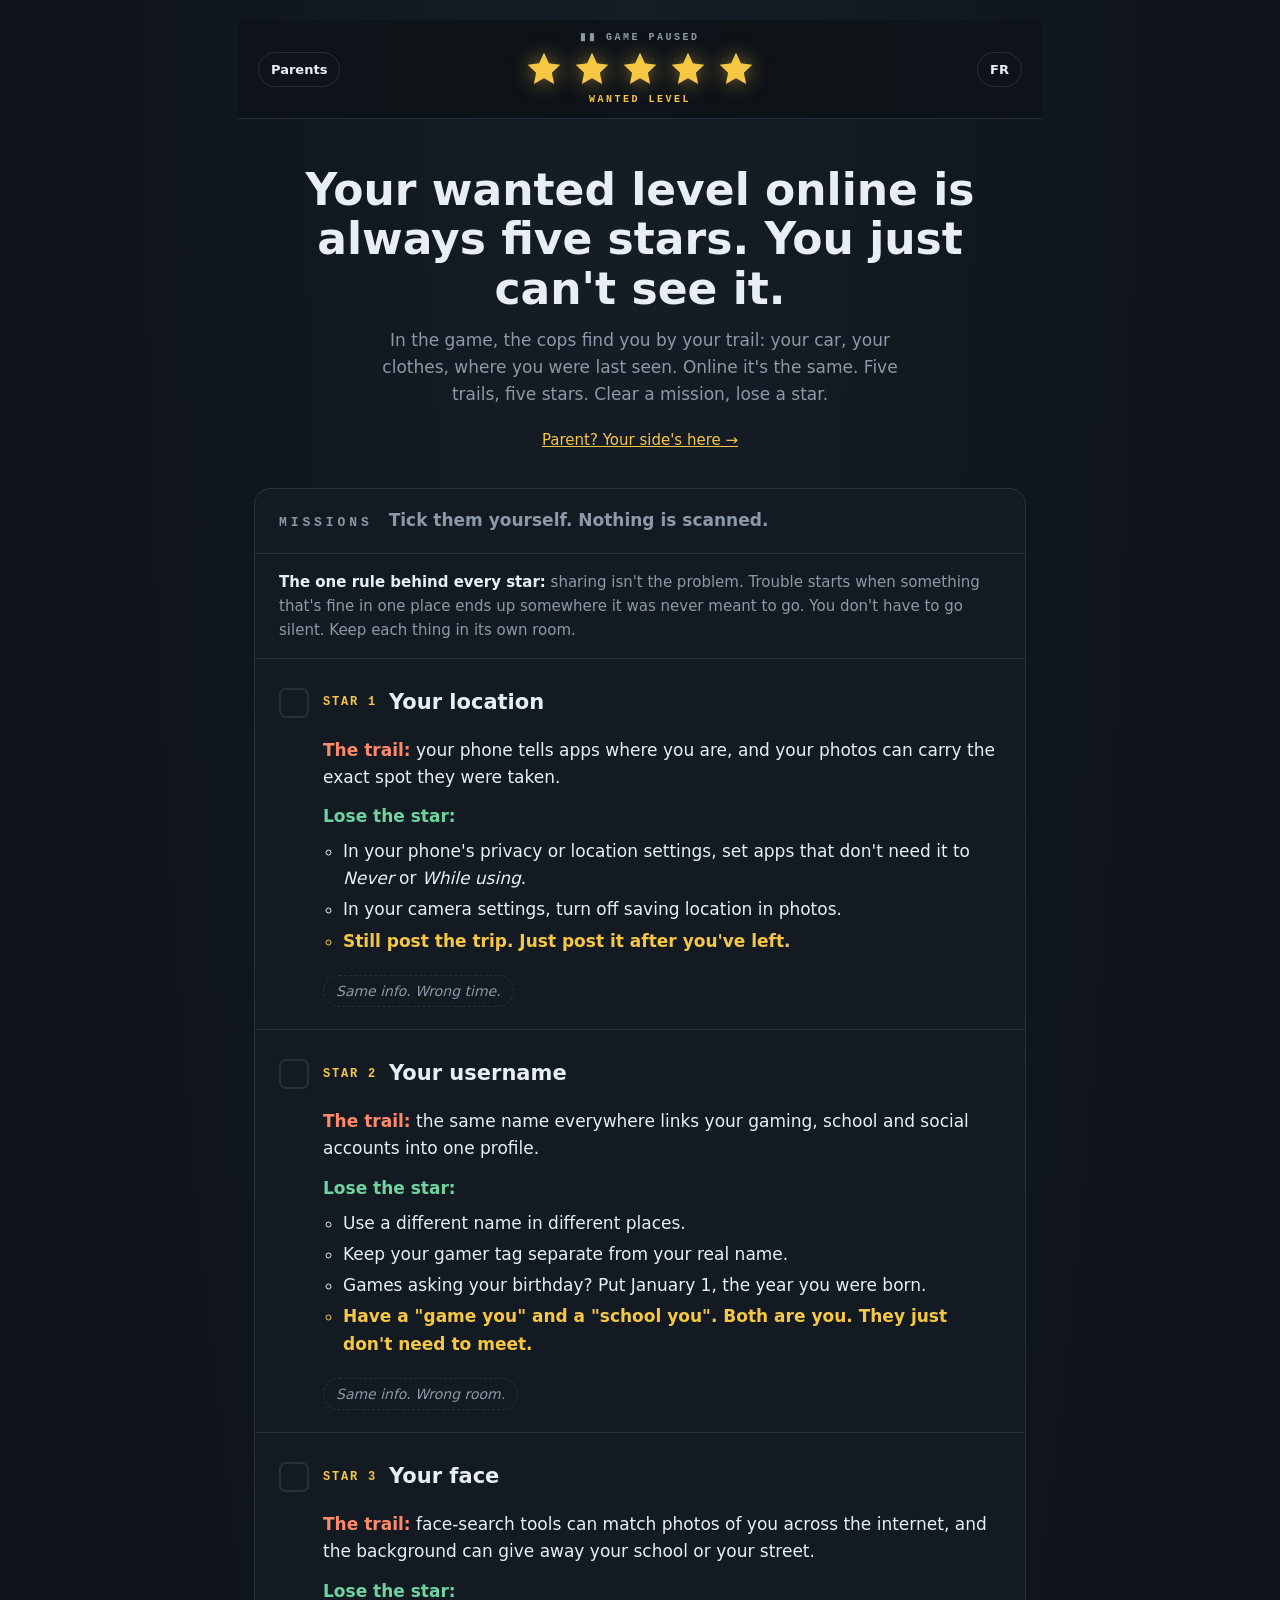
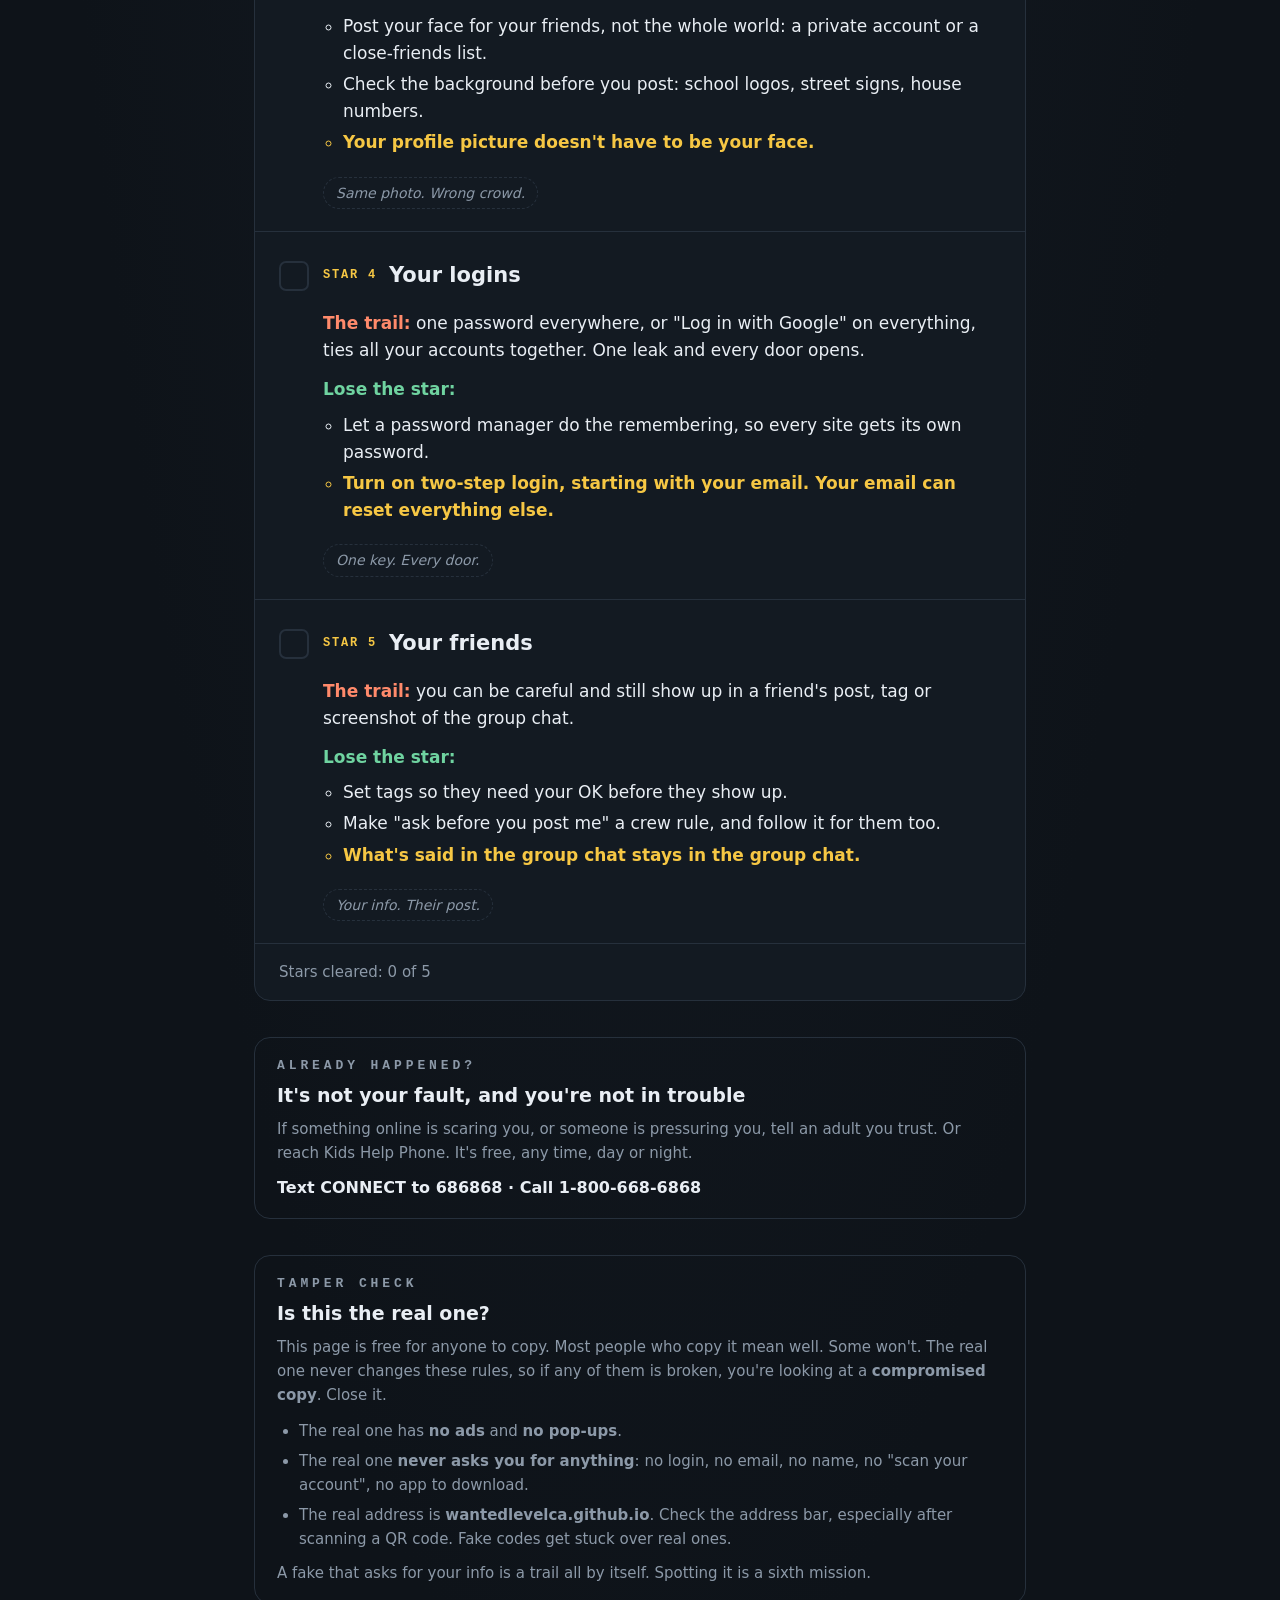
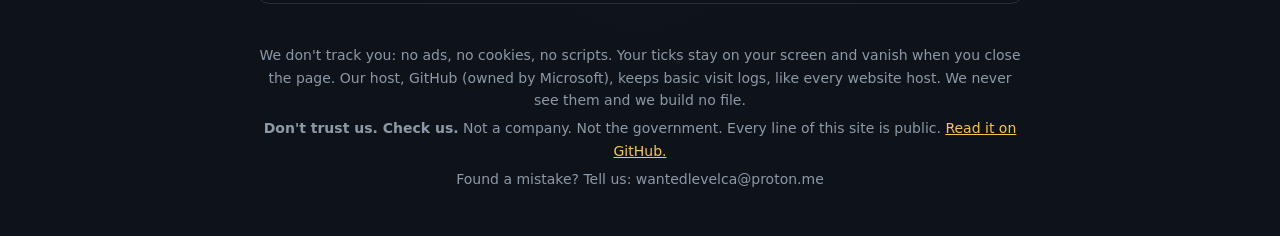
<file: index.html>
<!DOCTYPE html>
<html lang="en">
<head>
<meta charset="utf-8">
<meta name="viewport" content="width=device-width, initial-scale=1">
<title>Wanted Level</title>
<link rel="stylesheet" href="style.css">
</head>
<body>
<svg width="0" height="0" style="position:absolute" aria-hidden="true">
  <symbol id="star" viewBox="0 0 24 24"><path d="M12 1.8l3.1 6.6 7.2.9-5.3 5 1.4 7.1L12 17.9l-6.4 3.5L7 14.3 1.7 9.3l7.2-.9z"/></symbol>
  <symbol id="tick" viewBox="0 0 24 24"><path d="M4.5 12.5l5 5 10-11" stroke-linecap="round" stroke-linejoin="round"/></symbol>
</svg>
<main>
  <!-- Language anchors: index.html#fr opens in French. Checkboxes: up here so ~ can reach everything below. -->
  <a id="en" class="anchor"></a><a id="fr" class="anchor"></a>
  <input class="cb" type="checkbox" id="m1">
  <input class="cb" type="checkbox" id="m2">
  <input class="cb" type="checkbox" id="m3">
  <input class="cb" type="checkbox" id="m4">
  <input class="cb" type="checkbox" id="m5">

  <div class="starbar">
    <span class="bar-l"><span class="t-en"><a href="parents.html">Parents</a></span><span class="t-fr" lang="fr"><a href="parents.html#fr">Parents</a></span></span>
    <div class="bar-c">
      <div class="mono paused">▮▮ <span class="t-en">Game paused</span><span class="t-fr" lang="fr">Jeu en pause</span></div>
      <div class="stars" aria-hidden="true">
      <svg class="s1" viewBox="0 0 24 24"><use href="#star"/></svg><svg class="s2" viewBox="0 0 24 24"><use href="#star"/></svg><svg class="s3" viewBox="0 0 24 24"><use href="#star"/></svg><svg class="s4" viewBox="0 0 24 24"><use href="#star"/></svg><svg class="s5" viewBox="0 0 24 24"><use href="#star"/></svg>
    </div>
      <div class="mono wl"><span class="t-en">Wanted level</span><span class="t-fr" lang="fr">Niveau de recherche</span></div>
    </div>
    <span class="bar-r"><span class="t-en"><a href="#fr" lang="fr" title="Français">FR</a></span><span class="t-fr"><a href="#en" lang="en" title="English">EN</a></span></span>
  </div>

  <section class="hud">
    <div class="b-en">
      <h1>Your wanted level online is always five stars. You just can't see it.</h1>
      <p class="lede">In the game, the cops find you by your trail: your car, your clothes, where you were last seen. Online it's the same. Five trails, five stars. Clear a mission, lose a star.</p>
      <p class="side-link"><a href="parents.html">Parent? Your side's here →</a></p>
    </div>
    <div class="b-fr" lang="fr-CA">
      <h1>En ligne, ton niveau de recherche est toujours à cinq étoiles. Tu ne le vois juste pas.</h1>
      <p class="lede">Dans le jeu, la police te retrouve grâce à tes traces : ton auto, tes vêtements, l'endroit où on t'a vu la dernière fois. En ligne, c'est pareil. Cinq traces, cinq étoiles. Réussis une mission, perds une étoile.</p>
      <p class="side-link"><a href="parents.html#fr">Vous êtes parent? C'est par ici →</a></p>
    </div>
  </section>

  <section class="card" aria-label="Missions">
    <header><span class="mono">Missions</span><span class="t-en">Tick them yourself. Nothing is scanned.</span><span class="t-fr" lang="fr">Coche-les toi-même. Rien n'est scanné.</span></header>
    <div class="b-en"><p class="why"><b>The one rule behind every star:</b> sharing isn't the problem. Trouble starts when something that's fine in one place ends up somewhere it was never meant to go. You don't have to go silent. Keep each thing in its own room.</p></div>
    <div class="b-fr" lang="fr-CA"><p class="why"><b>La règle derrière chaque étoile :</b> partager, ce n'est pas le problème. Le trouble commence quand quelque chose qui est correct à un endroit se retrouve là où ce n'était jamais censé aller. Pas besoin de te taire. Garde chaque chose dans sa pièce.</p></div>
    <ol class="missions">
      <li class="m m1">
        <label class="head" for="m1"><span class="box"><svg viewBox="0 0 24 24"><use href="#tick"/></svg></span><span class="tag mono"><span class="t-en">Star 1</span><span class="t-fr">Étoile 1</span></span><span class="title"><span class="t-en">Your location</span><span class="t-fr" lang="fr">Ta position</span></span></label>
        <div class="body b-en">
          <p><b class="trail">The trail:</b> your phone tells apps where you are, and your photos can carry the exact spot they were taken.</p>
          <p class="lose">Lose the star:</p>
          <ul>
            <li>In your phone's privacy or location settings, set apps that don't need it to <i>Never</i> or <i>While using</i>.</li>
            <li>In your camera settings, turn off saving location in photos.</li>
            <li>Still post the trip. Just post it after you've left.</li>
          </ul>
          <p class="rule">Same info. Wrong time.</p>
        </div>
        <div class="body b-fr" lang="fr-CA">
          <p><b class="trail">La trace :</b> ton téléphone dit aux applis où tu es, et tes photos peuvent garder l'endroit exact où elles ont été prises.</p>
          <p class="lose">Perds l'étoile :</p>
          <ul>
            <li>Dans les réglages de confidentialité ou de localisation, mets les applis qui n'en ont pas besoin à <i>Jamais</i> ou <i>Pendant l'utilisation</i>.</li>
            <li>Dans les réglages de l'appareil photo, désactive l'enregistrement de la position.</li>
            <li>Publie quand même ta sortie. Juste après être parti.</li>
          </ul>
          <p class="rule">Même info. Mauvais moment.</p>
        </div>
      </li>
      <li class="m m2">
        <label class="head" for="m2"><span class="box"><svg viewBox="0 0 24 24"><use href="#tick"/></svg></span><span class="tag mono"><span class="t-en">Star 2</span><span class="t-fr">Étoile 2</span></span><span class="title"><span class="t-en">Your username</span><span class="t-fr" lang="fr">Ton nom d'utilisateur</span></span></label>
        <div class="body b-en">
          <p><b class="trail">The trail:</b> the same name everywhere links your gaming, school and social accounts into one profile.</p>
          <p class="lose">Lose the star:</p>
          <ul>
            <li>Use a different name in different places.</li>
            <li>Keep your gamer tag separate from your real name.</li>
            <li>Games asking your birthday? Put January 1, the year you were born.</li>
            <li>Have a "game you" and a "school you". Both are you. They just don't need to meet.</li>
          </ul>
          <p class="rule">Same info. Wrong room.</p>
        </div>
        <div class="body b-fr" lang="fr-CA">
          <p><b class="trail">La trace :</b> le même nom partout relie tes comptes de jeu, d'école et de réseaux sociaux en un seul profil.</p>
          <p class="lose">Perds l'étoile :</p>
          <ul>
            <li>Utilise un nom différent selon l'endroit.</li>
            <li>Garde ton gamertag séparé de ton vrai nom.</li>
            <li>Un jeu te demande ta date de naissance? Mets le 1er janvier de ton année de naissance.</li>
            <li>Aie un « toi du jeu » et un « toi de l'école ». Les deux, c'est toi. Ils n'ont juste pas besoin de se rencontrer.</li>
          </ul>
          <p class="rule">Même info. Mauvaise pièce.</p>
        </div>
      </li>
      <li class="m m3">
        <label class="head" for="m3"><span class="box"><svg viewBox="0 0 24 24"><use href="#tick"/></svg></span><span class="tag mono"><span class="t-en">Star 3</span><span class="t-fr">Étoile 3</span></span><span class="title"><span class="t-en">Your face</span><span class="t-fr" lang="fr">Ton visage</span></span></label>
        <div class="body b-en">
          <p><b class="trail">The trail:</b> face-search tools can match photos of you across the internet, and the background can give away your school or your street.</p>
          <p class="lose">Lose the star:</p>
          <ul>
            <li>Post your face for your friends, not the whole world: a private account or a close-friends list.</li>
            <li>Check the background before you post: school logos, street signs, house numbers.</li>
            <li>Your profile picture doesn't have to be your face.</li>
          </ul>
          <p class="rule">Same photo. Wrong crowd.</p>
        </div>
        <div class="body b-fr" lang="fr-CA">
          <p><b class="trail">La trace :</b> des outils de recherche faciale peuvent retrouver tes photos partout sur Internet, et l'arrière-plan peut révéler ton école ou ta rue.</p>
          <p class="lose">Perds l'étoile :</p>
          <ul>
            <li>Montre ton visage à tes amis, pas au monde entier : un compte privé ou une liste d'amis proches.</li>
            <li>Vérifie l'arrière-plan avant de publier : logo d'école, panneaux de rue, numéros de maison.</li>
            <li>Ta photo de profil n'a pas besoin d'être ton visage.</li>
          </ul>
          <p class="rule">Même photo. Mauvaise gang.</p>
        </div>
      </li>
      <li class="m m4">
        <label class="head" for="m4"><span class="box"><svg viewBox="0 0 24 24"><use href="#tick"/></svg></span><span class="tag mono"><span class="t-en">Star 4</span><span class="t-fr">Étoile 4</span></span><span class="title"><span class="t-en">Your logins</span><span class="t-fr" lang="fr">Tes connexions</span></span></label>
        <div class="body b-en">
          <p><b class="trail">The trail:</b> one password everywhere, or "Log in with Google" on everything, ties all your accounts together. One leak and every door opens.</p>
          <p class="lose">Lose the star:</p>
          <ul>
            <li>Let a password manager do the remembering, so every site gets its own password.</li>
            <li>Turn on two-step login, starting with your email. Your email can reset everything else.</li>
          </ul>
          <p class="rule">One key. Every door.</p>
        </div>
        <div class="body b-fr" lang="fr-CA">
          <p><b class="trail">La trace :</b> un seul mot de passe partout, ou « Se connecter avec Google » pour tout, relie tous tes comptes ensemble. Une fuite, et toutes les portes s'ouvrent.</p>
          <p class="lose">Perds l'étoile :</p>
          <ul>
            <li>Laisse un gestionnaire de mots de passe s'en souvenir, pour que chaque site ait son propre mot de passe.</li>
            <li>Active la connexion en deux étapes, en commençant par ton courriel. Ton courriel peut réinitialiser tout le reste.</li>
          </ul>
          <p class="rule">Une clé. Toutes les portes.</p>
        </div>
      </li>
      <li class="m m5">
        <label class="head" for="m5"><span class="box"><svg viewBox="0 0 24 24"><use href="#tick"/></svg></span><span class="tag mono"><span class="t-en">Star 5</span><span class="t-fr">Étoile 5</span></span><span class="title"><span class="t-en">Your friends</span><span class="t-fr" lang="fr">Tes amis</span></span></label>
        <div class="body b-en">
          <p><b class="trail">The trail:</b> you can be careful and still show up in a friend's post, tag or screenshot of the group chat.</p>
          <p class="lose">Lose the star:</p>
          <ul>
            <li>Set tags so they need your OK before they show up.</li>
            <li>Make "ask before you post me" a crew rule, and follow it for them too.</li>
            <li>What's said in the group chat stays in the group chat.</li>
          </ul>
          <p class="rule">Your info. Their post.</p>
        </div>
        <div class="body b-fr" lang="fr-CA">
          <p><b class="trail">La trace :</b> tu peux faire attention et quand même apparaître dans la publication d'un ami, une identification ou une capture d'écran de la conversation de groupe.</p>
          <p class="lose">Perds l'étoile :</p>
          <ul>
            <li>Règle les identifications pour qu'elles aient besoin de ton OK avant d'apparaître.</li>
            <li>Fais de « demande avant de me publier » une règle de ta gang, et respecte-la pour eux aussi.</li>
            <li>Ce qui se dit dans la conversation de groupe reste dans la conversation de groupe.</li>
          </ul>
          <p class="rule">Ton info. Leur publication.</p>
        </div>
      </li>
    </ol>
    <div class="tally" aria-hidden="true"><span class="t-en">Stars cleared: </span><span class="t-fr">Étoiles effacées : </span><span class="n"></span><span class="t-en"> of 5</span><span class="t-fr"> sur 5</span></div>
  </section>

  <section class="end win" aria-live="polite">
    <div class="confetti" aria-hidden="true"><i class="c1">★</i><i class="c2">★</i><i class="c3">★</i><i class="c4">★</i><i class="c5">★</i><i class="c6">★</i><i class="c7">★</i><i class="c8">★</i><i class="c9">★</i><i class="c10">★</i><i class="c11">★</i><i class="c12">★</i><i class="c13">★</i><i class="c14">★</i><i class="c15">★</i><i class="c16">★</i><i class="c17">★</i><i class="c18">★</i></div>
    <div class="b-en">
      <div class="mono" style="color:var(--green)">Mission complete</div>
      <h2>Wanted level: zero. They lost the trail.</h2>
      <p>You didn't go silent. You went smart. Keep posting, gaming and sharing. Just keep each thing in its own room.</p>
      <p class="mute">Teach a friend. Every player who covers their trail makes the whole crew harder to track.</p>
    </div>
    <div class="b-fr" lang="fr-CA">
      <div class="mono" style="color:var(--green)">Mission accomplie</div>
      <h2>Niveau de recherche : zéro. Ils ont perdu ta trace.</h2>
      <p>Tu n'as pas disparu. Tu as été futé. Continue de publier, de jouer et de partager. Garde juste chaque chose dans sa pièce.</p>
      <p class="mute">Montre ça à un ami. Chaque joueur qui couvre ses traces rend toute la gang plus difficile à suivre.</p>
    </div>
  </section>

  <section class="box2 help khp" aria-label="Get help">
    <div class="b-en">
      <div class="mono">Already happened?</div>
      <h2>It's not your fault, and you're not in trouble</h2>
      <p>If something online is scaring you, or someone is pressuring you, tell an adult you trust. Or reach Kids Help Phone. It's free, any time, day or night.</p>
      <p class="big">Text CONNECT to 686868 · Call 1-800-668-6868</p>
    </div>
    <div class="b-fr" lang="fr-CA">
      <div class="mono">C'est déjà arrivé?</div>
      <h2>Ce n'est pas ta faute, et tu n'es pas dans le trouble</h2>
      <p>Si quelque chose en ligne te fait peur, ou si quelqu'un te met de la pression, parles-en à un adulte de confiance. Ou contacte Jeunesse, J'écoute. C'est gratuit, jour et nuit.</p>
      <p class="big">Texte PARLER au 686868 · Appelle au 1 800 668-6868</p>
    </div>
  </section>

  <section class="box2 seal quiet" aria-label="Spot a fake copy">
    <div class="b-en">
      <div class="mono">Tamper check</div>
      <h2>Is this the real one?</h2>
      <p>This page is free for anyone to copy. Most people who copy it mean well. Some won't. The real one never changes these rules, so if any of them is broken, you're looking at a <b>compromised copy</b>. Close it.</p>
      <ul>
        <li>The real one has <b>no ads</b> and <b>no pop-ups</b>.</li>
        <li>The real one <b>never asks you for anything</b>: no login, no email, no name, no "scan your account", no app to download.</li>
        <li>The real address is <b>wantedlevelca.github.io</b>. Check the address bar, especially after scanning a QR code. Fake codes get stuck over real ones.</li>
      </ul>
      <p class="mute">A fake that asks for your info is a trail all by itself. Spotting it is a sixth mission.</p>
    </div>
    <div class="b-fr" lang="fr-CA">
      <div class="mono">Vérif anti-copie</div>
      <h2>Est-ce le vrai site?</h2>
      <p>N'importe qui peut copier cette page gratuitement. La plupart des gens qui la copient ont de bonnes intentions. Pas tous. Le vrai site ne change jamais ces règles. Si une seule est brisée, tu regardes une <b>copie compromise</b>. Ferme-la.</p>
      <ul>
        <li>Le vrai n'a <b>pas de pubs</b> ni de <b>fenêtres surgissantes</b>.</li>
        <li>Le vrai ne te <b>demande jamais rien</b> : pas de connexion, pas de courriel, pas de nom, pas de « scanne ton compte », pas d'appli à télécharger.</li>
        <li>La vraie adresse est <b>wantedlevelca.github.io</b>. Vérifie la barre d'adresse, surtout après avoir scanné un code QR. Des faux codes sont parfois collés par-dessus les vrais.</li>
      </ul>
      <p class="mute">Une fausse page qui demande tes infos, c'est une trace à elle seule. La repérer, c'est une sixième mission.</p>
    </div>
  </section>

  <footer>
    <div class="b-en">
      <p>We don't track you: no ads, no cookies, no scripts. Your ticks stay on your screen and vanish when you close the page. Our host, GitHub (owned by Microsoft), keeps basic visit logs, like every website host. We never see them and we build no file.</p>
      <p><b>Don't trust us. Check us.</b> Not a company. Not the government. Every line of this site is public. <a href="https://github.com/wantedlevelca/wantedlevelca.github.io">Read it on GitHub.</a></p>
      <p>Found a mistake? Tell us: wantedlevelca@proton.me</p>
    </div>
    <div class="b-fr" lang="fr-CA">
      <p>On ne te suit pas : aucune pub, aucun témoin, aucun script. Tes coches restent sur ton écran et disparaissent quand tu fermes la page. Notre hébergeur, GitHub (propriété de Microsoft), garde des journaux de visites de base, comme tout hébergeur. On ne les voit jamais et on ne monte aucun dossier.</p>
      <p><b>Ne nous croyez pas sur parole. Vérifiez.</b> Pas une compagnie. Pas le gouvernement. Chaque ligne de ce site est publique. <a href="https://github.com/wantedlevelca/wantedlevelca.github.io">Lisez-la sur GitHub.</a></p>
      <p>Une erreur? Dites-le-nous : wantedlevelca@proton.me</p>
    </div>
  </footer>
</main>
</body>
</html>
</file>
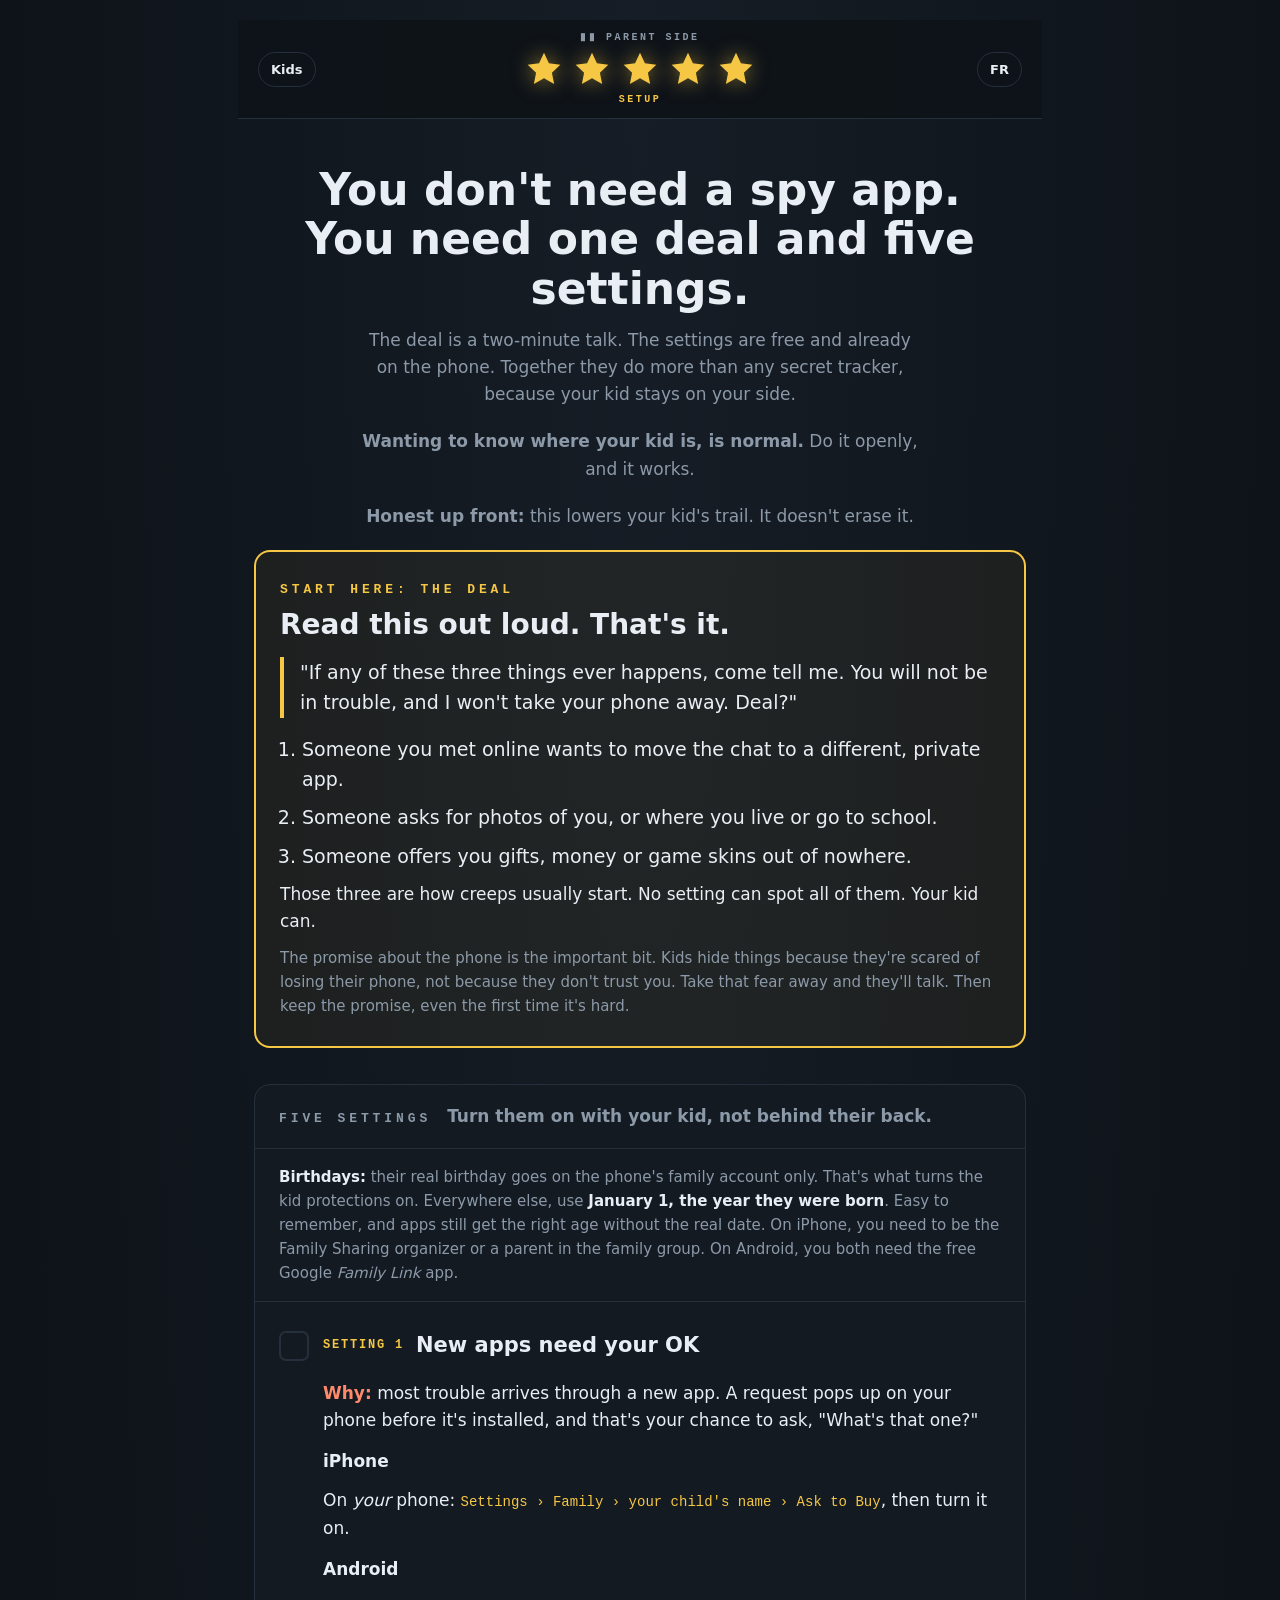
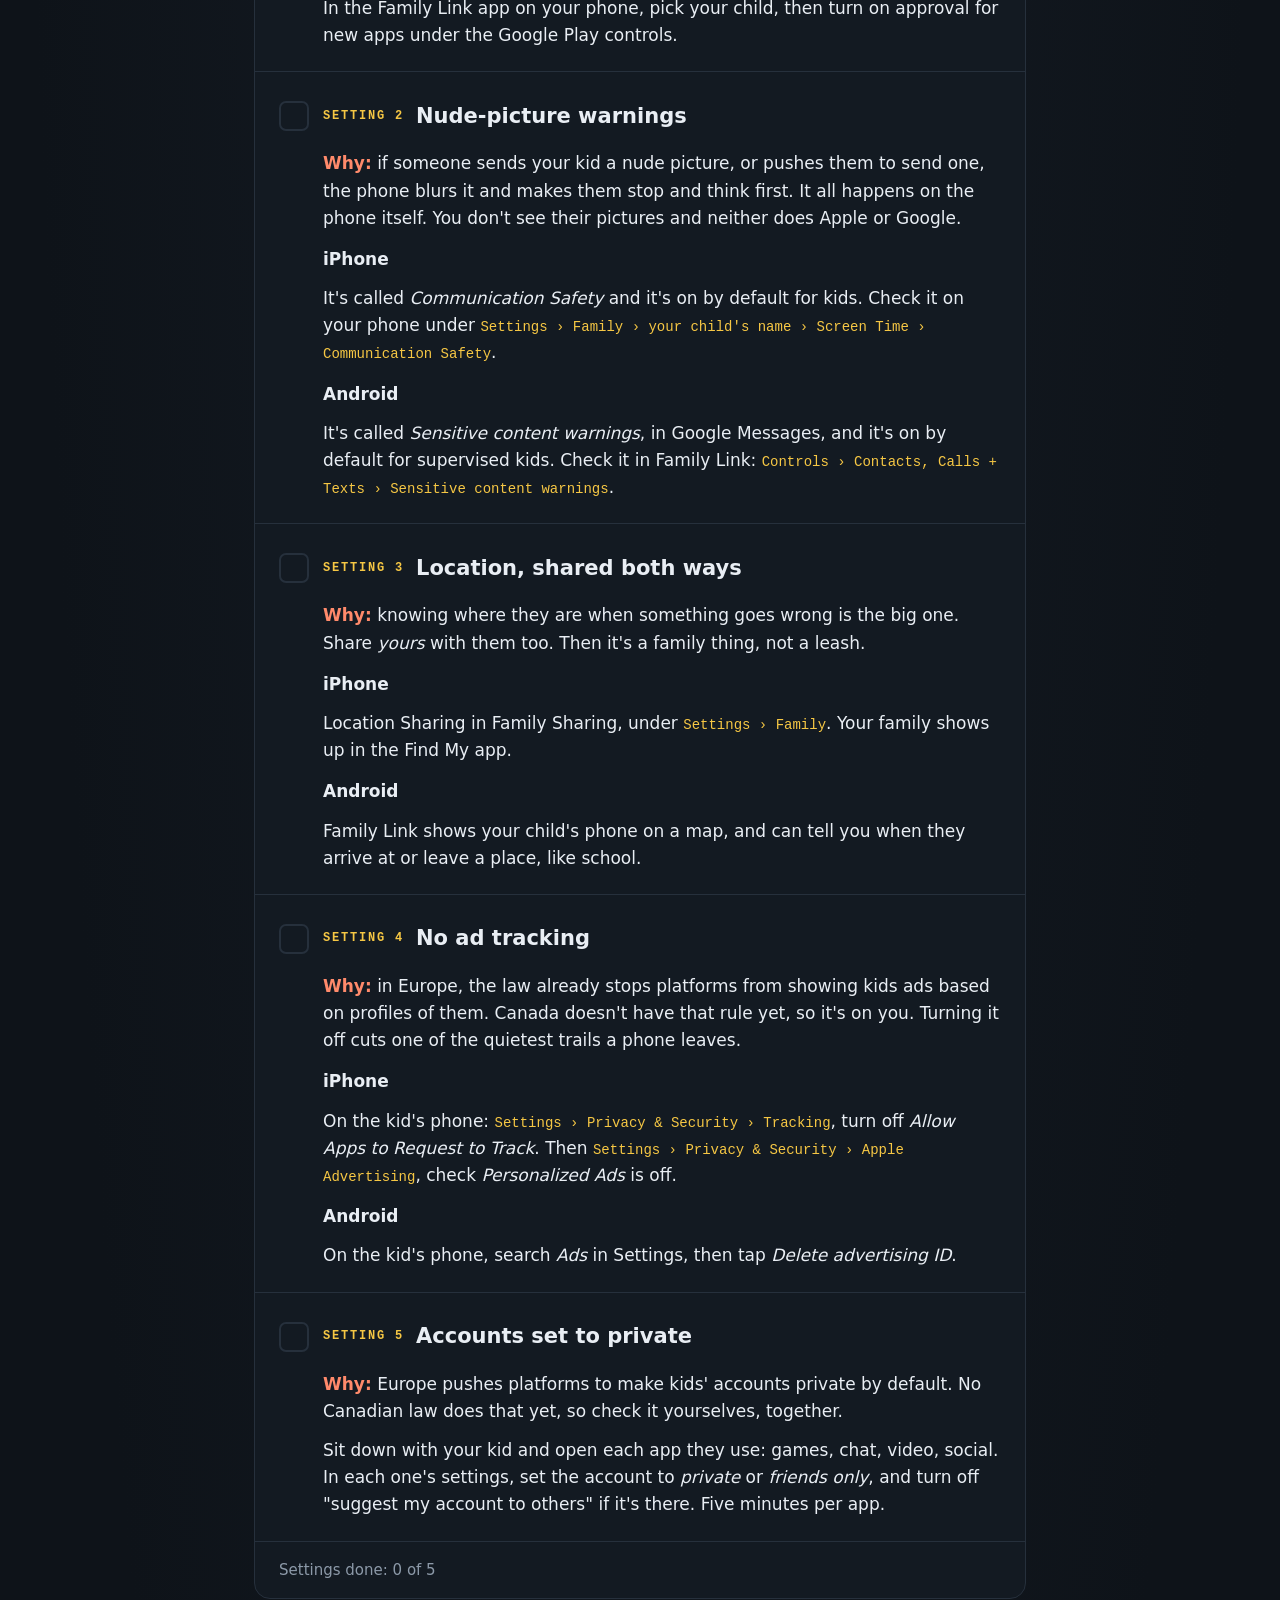
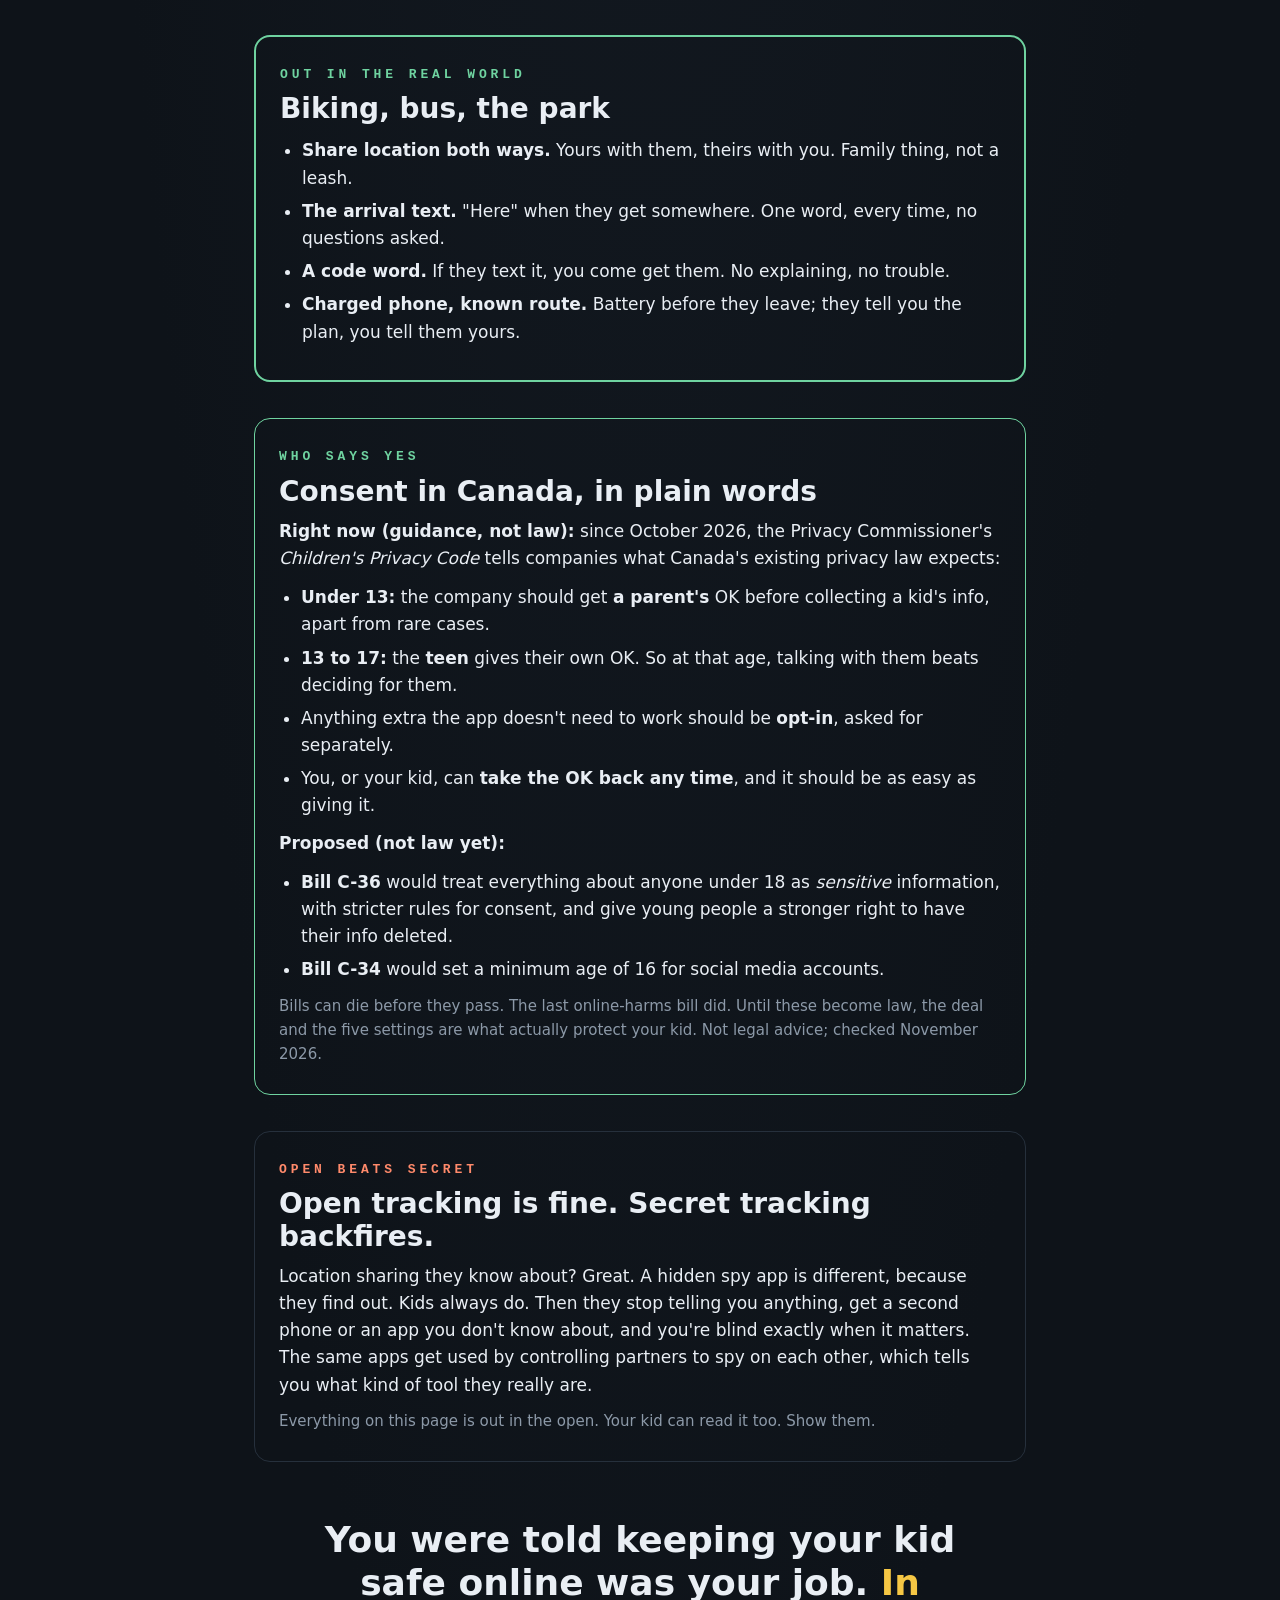
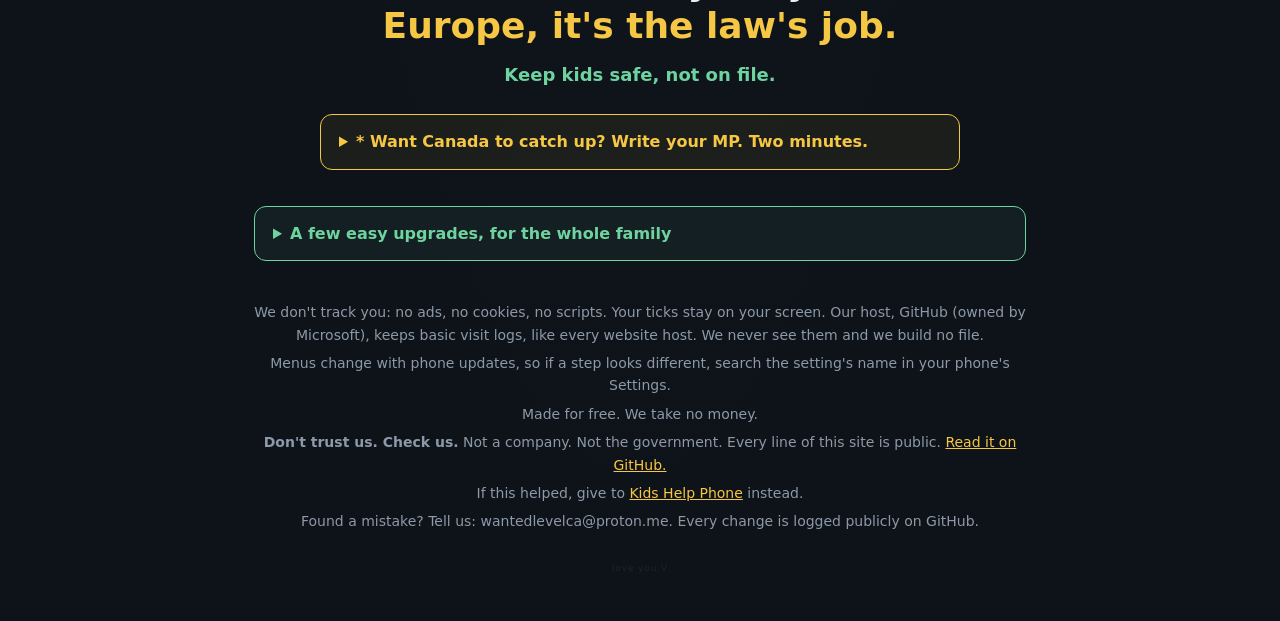
<file: parents.html>
<!DOCTYPE html>
<html lang="en">
<head>
<meta charset="utf-8">
<meta name="viewport" content="width=device-width, initial-scale=1">
<title>Wanted Level: Parent side</title>
<link rel="stylesheet" href="style.css">
</head>
<body>
<svg width="0" height="0" style="position:absolute" aria-hidden="true">
  <symbol id="star" viewBox="0 0 24 24"><path d="M12 1.8l3.1 6.6 7.2.9-5.3 5 1.4 7.1L12 17.9l-6.4 3.5L7 14.3 1.7 9.3l7.2-.9z"/></symbol>
  <symbol id="tick" viewBox="0 0 24 24"><path d="M4.5 12.5l5 5 10-11" stroke-linecap="round" stroke-linejoin="round"/></symbol>
</svg>
<main>
  <a id="en" class="anchor"></a><a id="fr" class="anchor"></a>
  <input class="cb" type="checkbox" id="m1">
  <input class="cb" type="checkbox" id="m2">
  <input class="cb" type="checkbox" id="m3">
  <input class="cb" type="checkbox" id="m4">
  <input class="cb" type="checkbox" id="m5">

  <div class="starbar">
    <span class="bar-l"><span class="t-en"><a href="index.html">Kids</a></span><span class="t-fr" lang="fr"><a href="index.html#fr">Jeunes</a></span></span>
    <div class="bar-c">
      <div class="mono paused">▮▮ <span class="t-en">Parent side</span><span class="t-fr" lang="fr">Côté parents</span></div>
      <div class="stars" aria-hidden="true">
      <svg class="s1" viewBox="0 0 24 24"><use href="#star"/></svg><svg class="s2" viewBox="0 0 24 24"><use href="#star"/></svg><svg class="s3" viewBox="0 0 24 24"><use href="#star"/></svg><svg class="s4" viewBox="0 0 24 24"><use href="#star"/></svg><svg class="s5" viewBox="0 0 24 24"><use href="#star"/></svg>
    </div>
      <div class="mono wl"><span class="t-en">Setup</span><span class="t-fr" lang="fr">Configuration</span></div>
    </div>
    <span class="bar-r"><span class="t-en"><a href="#fr" lang="fr" title="Français">FR</a></span><span class="t-fr"><a href="#en" lang="en" title="English">EN</a></span></span>
  </div>

  <section class="hud">
    <div class="b-en">
      <h1>You don't need a spy app. You need one deal and five settings.</h1>
      <p class="lede">The deal is a two-minute talk. The settings are free and already on the phone. Together they do more than any secret tracker, because your kid stays on your side.</p>
      <p class="lede"><b>Wanting to know where your kid is, is normal.</b> Do it openly, and it works.</p>
      <p class="lede"><b>Honest up front:</b> this lowers your kid's trail. It doesn't erase it.</p>
    </div>
    <div class="b-fr" lang="fr-CA">
      <h1>Pas besoin d'appli espion. Il vous faut une entente et cinq réglages.</h1>
      <p class="lede">L'entente, c'est une jasette de deux minutes. Les réglages sont gratuits et déjà dans le téléphone. Ensemble, ils font plus que n'importe quel traceur secret, parce que votre enfant reste de votre bord.</p>
      <p class="lede"><b>Vouloir savoir où est votre enfant, c'est normal.</b> Faites-le ouvertement, et ça marche.</p>
      <p class="lede"><b>Soyons francs :</b> ceci réduit les traces de votre enfant. Ça ne les efface pas.</p>
    </div>
  </section>

  <section class="box2 deal" aria-label="The deal">
    <div class="b-en">
      <div class="mono">Start here: the deal</div>
      <h2>Read this out loud. That's it.</h2>
      <p class="say">"If any of these three things ever happens, come tell me. You will not be in trouble, and I won't take your phone away. Deal?"</p>
      <ol>
        <li>Someone you met online wants to move the chat to a different, private app.</li>
        <li>Someone asks for photos of you, or where you live or go to school.</li>
        <li>Someone offers you gifts, money or game skins out of nowhere.</li>
      </ol>
      <p>Those three are how creeps usually start. No setting can spot all of them. Your kid can.</p>
      <p class="mute">The promise about the phone is the important bit. Kids hide things because they're scared of losing their phone, not because they don't trust you. Take that fear away and they'll talk. Then keep the promise, even the first time it's hard.</p>
    </div>
    <div class="b-fr" lang="fr-CA">
      <div class="mono">Commencez ici : l'entente</div>
      <h2>Lisez ceci à voix haute. C'est tout.</h2>
      <p class="say">« Si une de ces trois choses arrive, viens me le dire. Tu ne seras pas dans le trouble, et je ne t'enlèverai pas ton téléphone. Deal? »</p>
      <ol>
        <li>Quelqu'un rencontré en ligne veut continuer la conversation dans une autre appli, privée.</li>
        <li>Quelqu'un te demande des photos de toi, ou où tu habites, ou à quelle école tu vas.</li>
        <li>Quelqu'un t'offre des cadeaux, de l'argent ou des skins de jeu sorti de nulle part.</li>
      </ol>
      <p>C'est souvent comme ça que les prédateurs commencent. Aucun réglage ne peut tous les repérer. Votre enfant, oui.</p>
      <p class="mute">La promesse pour le téléphone, c'est la partie importante. Les jeunes cachent des choses parce qu'ils ont peur de perdre leur téléphone, pas parce qu'ils ne vous font pas confiance. Enlevez cette peur et ils vont parler. Puis tenez votre promesse, même la première fois que c'est difficile.</p>
    </div>
  </section>

  <section class="card" style="margin-top:36px" aria-label="Phone settings">
    <header><span class="mono"><span class="t-en">Five settings</span><span class="t-fr">Cinq réglages</span></span><span class="t-en">Turn them on with your kid, not behind their back.</span><span class="t-fr" lang="fr">Activez-les avec votre enfant, pas dans son dos.</span></header>
    <div class="b-en"><p class="why"><b>Birthdays:</b> their real birthday goes on the phone's family account only. That's what turns the kid protections on. Everywhere else, use <b>January 1, the year they were born</b>. Easy to remember, and apps still get the right age without the real date. On iPhone, you need to be the Family Sharing organizer or a parent in the family group. On Android, you both need the free Google <i>Family Link</i> app.</p></div>
    <div class="b-fr" lang="fr-CA"><p class="why"><b>Les dates de naissance :</b> sa vraie date de naissance va seulement dans le compte familial du téléphone. C'est ce qui active les protections pour les jeunes. Partout ailleurs, mettez <b>le 1er janvier de son année de naissance</b>. Facile à retenir, et les applis ont quand même le bon âge sans la vraie date. Sur iPhone, vous devez être l'organisateur du Partage familial ou un parent du groupe. Sur Android, vous avez besoin tous les deux de l'appli gratuite <i>Family Link</i> de Google.</p></div>
    <ol class="missions">
      <li class="m m1">
        <label class="head" for="m1"><span class="box"><svg viewBox="0 0 24 24"><use href="#tick"/></svg></span><span class="tag mono"><span class="t-en">Setting 1</span><span class="t-fr">Réglage 1</span></span><span class="title"><span class="t-en">New apps need your OK</span><span class="t-fr" lang="fr">Les nouvelles applis ont besoin de votre OK</span></span></label>
        <div class="body b-en">
          <p><b class="trail">Why:</b> most trouble arrives through a new app. A request pops up on your phone before it's installed, and that's your chance to ask, "What's that one?"</p>
          <span class="ph">iPhone</span>
          <p>On <i>your</i> phone: <span class="path">Settings › Family › your child's name › Ask to Buy</span>, then turn it on.</p>
          <span class="ph">Android</span>
          <p>In the Family Link app on your phone, pick your child, then turn on approval for new apps under the Google Play controls.</p>
        </div>
        <div class="body b-fr" lang="fr-CA">
          <p><b class="trail">Pourquoi :</b> la plupart des problèmes arrivent par une nouvelle appli. Une demande apparaît sur votre téléphone avant l'installation, et c'est votre chance de demander : « C'est quoi, celle-là? »</p>
          <span class="ph">iPhone</span>
          <p>Sur <i>votre</i> téléphone : <span class="path">Réglages › Famille › nom de votre enfant › Demande d'achat</span> (<i>Ask to Buy</i>), puis activez-la.</p>
          <span class="ph">Android</span>
          <p>Dans l'appli Family Link sur votre téléphone, choisissez votre enfant, puis activez l'approbation des nouvelles applis dans les contrôles de Google Play.</p>
        </div>
      </li>
      <li class="m m2">
        <label class="head" for="m2"><span class="box"><svg viewBox="0 0 24 24"><use href="#tick"/></svg></span><span class="tag mono"><span class="t-en">Setting 2</span><span class="t-fr">Réglage 2</span></span><span class="title"><span class="t-en">Nude-picture warnings</span><span class="t-fr" lang="fr">Avertissements pour les photos de nudité</span></span></label>
        <div class="body b-en">
          <p><b class="trail">Why:</b> if someone sends your kid a nude picture, or pushes them to send one, the phone blurs it and makes them stop and think first. It all happens on the phone itself. You don't see their pictures and neither does Apple or Google.</p>
          <span class="ph">iPhone</span>
          <p>It's called <i>Communication Safety</i> and it's on by default for kids. Check it on your phone under <span class="path">Settings › Family › your child's name › Screen Time › Communication Safety</span>.</p>
          <span class="ph">Android</span>
          <p>It's called <i>Sensitive content warnings</i>, in Google Messages, and it's on by default for supervised kids. Check it in Family Link: <span class="path">Controls › Contacts, Calls + Texts › Sensitive content warnings</span>.</p>
        </div>
        <div class="body b-fr" lang="fr-CA">
          <p><b class="trail">Pourquoi :</b> si quelqu'un envoie une photo de nudité à votre enfant, ou le pousse à en envoyer une, le téléphone la floute et l'oblige à prendre une pause pour réfléchir. Tout se passe dans le téléphone. Vous ne voyez pas ses photos, Apple et Google non plus.</p>
          <span class="ph">iPhone</span>
          <p>Ça s'appelle <i>Sécurité des communications</i> (<i>Communication Safety</i>) et c'est activé par défaut pour les enfants. Vérifiez sur votre téléphone : <span class="path">Réglages › Famille › nom de votre enfant › Temps d'écran › Sécurité des communications</span>.</p>
          <span class="ph">Android</span>
          <p>Ça s'appelle les <i>avertissements de contenu sensible</i> (<i>Sensitive content warnings</i>), dans Google Messages, et c'est activé par défaut pour les enfants supervisés. Vérifiez dans Family Link, sous les contrôles des contacts, appels et textos.</p>
        </div>
      </li>
      <li class="m m3">
        <label class="head" for="m3"><span class="box"><svg viewBox="0 0 24 24"><use href="#tick"/></svg></span><span class="tag mono"><span class="t-en">Setting 3</span><span class="t-fr">Réglage 3</span></span><span class="title"><span class="t-en">Location, shared both ways</span><span class="t-fr" lang="fr">La position, partagée dans les deux sens</span></span></label>
        <div class="body b-en">
          <p><b class="trail">Why:</b> knowing where they are when something goes wrong is the big one. Share <i>yours</i> with them too. Then it's a family thing, not a leash.</p>
          <span class="ph">iPhone</span>
          <p>Location Sharing in Family Sharing, under <span class="path">Settings › Family</span>. Your family shows up in the Find My app.</p>
          <span class="ph">Android</span>
          <p>Family Link shows your child's phone on a map, and can tell you when they arrive at or leave a place, like school.</p>
        </div>
        <div class="body b-fr" lang="fr-CA">
          <p><b class="trail">Pourquoi :</b> savoir où il est quand quelque chose va mal, c'est le plus important. Partagez aussi <i>votre</i> position avec lui. Comme ça, c'est une affaire de famille, pas une laisse.</p>
          <span class="ph">iPhone</span>
          <p>Le partage de position dans le Partage familial, sous <span class="path">Réglages › Famille</span>. Votre famille apparaît dans l'appli Localiser.</p>
          <span class="ph">Android</span>
          <p>Family Link montre le téléphone de votre enfant sur une carte, et peut vous avertir quand il arrive à un endroit ou en part, comme l'école.</p>
        </div>
      </li>
      <li class="m m4">
        <label class="head" for="m4"><span class="box"><svg viewBox="0 0 24 24"><use href="#tick"/></svg></span><span class="tag mono"><span class="t-en">Setting 4</span><span class="t-fr">Réglage 4</span></span><span class="title"><span class="t-en">No ad tracking</span><span class="t-fr" lang="fr">Pas de pistage publicitaire</span></span></label>
        <div class="body b-en">
          <p><b class="trail">Why:</b> in Europe, the law already stops platforms from showing kids ads based on profiles of them. Canada doesn't have that rule yet, so it's on you. Turning it off cuts one of the quietest trails a phone leaves.</p>
          <span class="ph">iPhone</span>
          <p>On the kid's phone: <span class="path">Settings › Privacy &amp; Security › Tracking</span>, turn off <i>Allow Apps to Request to Track</i>. Then <span class="path">Settings › Privacy &amp; Security › Apple Advertising</span>, check <i>Personalized Ads</i> is off.</p>
          <span class="ph">Android</span>
          <p>On the kid's phone, search <i>Ads</i> in Settings, then tap <i>Delete advertising ID</i>.</p>
        </div>
        <div class="body b-fr" lang="fr-CA">
          <p><b class="trail">Pourquoi :</b> en Europe, la loi empêche déjà les plateformes de montrer aux jeunes des pubs basées sur leur profil. Le Canada n'a pas encore cette règle, alors c'est à vous de le faire. Le désactiver coupe une des traces les plus discrètes que laisse un téléphone.</p>
          <span class="ph">iPhone</span>
          <p>Sur le téléphone de l'enfant : <span class="path">Réglages › Confidentialité et sécurité › Suivi</span>, désactivez <i>Autoriser les demandes de suivi des apps</i>. Puis <span class="path">Réglages › Confidentialité et sécurité › Publicité Apple</span>, vérifiez que <i>Publicités personnalisées</i> est désactivé.</p>
          <span class="ph">Android</span>
          <p>Sur le téléphone de l'enfant, cherchez <i>Annonces</i> (ou <i>Publicités</i>) dans les Paramètres, puis touchez <i>Supprimer l'identifiant publicitaire</i>.</p>
        </div>
      </li>
      <li class="m m5">
        <label class="head" for="m5"><span class="box"><svg viewBox="0 0 24 24"><use href="#tick"/></svg></span><span class="tag mono"><span class="t-en">Setting 5</span><span class="t-fr">Réglage 5</span></span><span class="title"><span class="t-en">Accounts set to private</span><span class="t-fr" lang="fr">Comptes en mode privé</span></span></label>
        <div class="body b-en">
          <p><b class="trail">Why:</b> Europe pushes platforms to make kids' accounts private by default. No Canadian law does that yet, so check it yourselves, together.</p>
          <p>Sit down with your kid and open each app they use: games, chat, video, social. In each one's settings, set the account to <i>private</i> or <i>friends only</i>, and turn off "suggest my account to others" if it's there. Five minutes per app.</p>
        </div>
        <div class="body b-fr" lang="fr-CA">
          <p><b class="trail">Pourquoi :</b> l'Europe pousse les plateformes à rendre les comptes des jeunes privés par défaut. Aucune loi canadienne ne le fait encore, alors vérifiez-le vous-mêmes, ensemble.</p>
          <p>Assoyez-vous avec votre enfant et ouvrez chaque appli qu'il utilise : jeux, clavardage, vidéo, réseaux sociaux. Dans les réglages de chacune, mettez le compte en <i>privé</i> ou <i>amis seulement</i>, et désactivez « suggérer mon compte aux autres » si l'option existe. Cinq minutes par appli.</p>
        </div>
      </li>
    </ol>
    <div class="tally" aria-hidden="true"><span class="t-en">Settings done: </span><span class="t-fr">Réglages faits : </span><span class="n"></span><span class="t-en"> of 5</span><span class="t-fr"> sur 5</span></div>
  </section>

  <section class="end" aria-live="polite">
    <div class="confetti" aria-hidden="true"><i class="c1">★</i><i class="c2">★</i><i class="c3">★</i><i class="c4">★</i><i class="c5">★</i><i class="c6">★</i><i class="c7">★</i><i class="c8">★</i><i class="c9">★</i><i class="c10">★</i><i class="c11">★</i><i class="c12">★</i><i class="c13">★</i><i class="c14">★</i><i class="c15">★</i><i class="c16">★</i><i class="c17">★</i><i class="c18">★</i></div>
    <div class="b-en">
      <div class="mono" style="color:var(--green)">All five done</div>
      <h2>That's the phone. The deal does the rest.</h2>
      <p>Settings catch a few things. A kid who tells you catches the rest.</p>
    </div>
    <div class="b-fr" lang="fr-CA">
      <div class="mono" style="color:var(--green)">Les cinq sont faits</div>
      <h2>Ça, c'est le téléphone. L'entente fait le reste.</h2>
      <p>Les réglages attrapent quelques affaires. Un enfant qui vous en parle attrape le reste.</p>
    </div>
  </section>

  <section class="box2 help" aria-label="Out in the real world">
    <div class="b-en">
      <div class="mono">Out in the real world</div>
      <h2>Biking, bus, the park</h2>
      <ul>
        <li><b>Share location both ways.</b> Yours with them, theirs with you. Family thing, not a leash.</li>
        <li><b>The arrival text.</b> "Here" when they get somewhere. One word, every time, no questions asked.</li>
        <li><b>A code word.</b> If they text it, you come get them. No explaining, no trouble.</li>
        <li><b>Charged phone, known route.</b> Battery before they leave; they tell you the plan, you tell them yours.</li>
      </ul>
    </div>
    <div class="b-fr" lang="fr-CA">
      <div class="mono">Dans la vraie vie</div>
      <h2>Le vélo, l'autobus, le parc</h2>
      <ul>
        <li><b>Partagez la position dans les deux sens.</b> La vôtre avec lui, la sienne avec vous. Une affaire de famille, pas une laisse.</li>
        <li><b>Le texto d'arrivée.</b> « Arrivé » quand il arrive quelque part. Un mot, chaque fois, sans questions.</li>
        <li><b>Un mot de code.</b> S'il vous l'envoie, vous allez le chercher. Pas d'explications, pas de trouble.</li>
        <li><b>Téléphone chargé, trajet connu.</b> La batterie avant de partir; il vous dit son plan, vous lui dites le vôtre.</li>
      </ul>
    </div>
  </section>

  <section class="box2 law" aria-label="Consent in Canada">
    <div class="b-en">
      <div class="mono">Who says yes</div>
      <h2>Consent in Canada, in plain words</h2>
      <p><b>Right now (guidance, not law):</b> since October 2026, the Privacy Commissioner's <i>Children's Privacy Code</i> tells companies what Canada's existing privacy law expects:</p>
      <ul>
        <li><b>Under 13:</b> the company should get <b>a parent's</b> OK before collecting a kid's info, apart from rare cases.</li>
        <li><b>13 to 17:</b> the <b>teen</b> gives their own OK. So at that age, talking with them beats deciding for them.</li>
        <li>Anything extra the app doesn't need to work should be <b>opt-in</b>, asked for separately.</li>
        <li>You, or your kid, can <b>take the OK back any time</b>, and it should be as easy as giving it.</li>
      </ul>
      <p><b>Proposed (not law yet):</b></p>
      <ul>
        <li><b>Bill C-36</b> would treat everything about anyone under 18 as <i>sensitive</i> information, with stricter rules for consent, and give young people a stronger right to have their info deleted.</li>
        <li><b>Bill C-34</b> would set a minimum age of 16 for social media accounts.</li>
      </ul>
      <p class="mute">Bills can die before they pass. The last online-harms bill did. Until these become law, the deal and the five settings are what actually protect your kid. Not legal advice; checked November 2026.</p>
    </div>
    <div class="b-fr" lang="fr-CA">
      <div class="mono">Qui dit oui</div>
      <h2>Le consentement au Canada, en mots simples</h2>
      <p><b>En ce moment (des lignes directrices, pas une loi) :</b> depuis octobre 2026, le <i>Code sur la protection des renseignements personnels des enfants</i> du Commissaire à la protection de la vie privée explique aux entreprises ce que la loi actuelle attend d'elles :</p>
      <ul>
        <li><b>Moins de 13 ans :</b> l'entreprise devrait obtenir le OK <b>d'un parent</b> avant de recueillir les infos d'un enfant, sauf dans de rares cas.</li>
        <li><b>13 à 17 ans :</b> c'est <b>l'ado</b> qui donne son propre OK. À cet âge, en parler avec lui vaut mieux que décider à sa place.</li>
        <li>Tout ce dont l'appli n'a pas besoin pour fonctionner devrait être <b>sur acceptation</b>, demandé séparément.</li>
        <li>Vous, ou votre enfant, pouvez <b>retirer votre OK en tout temps</b>, et ça devrait être aussi facile que de le donner.</li>
      </ul>
      <p><b>Proposé (pas encore une loi) :</b></p>
      <ul>
        <li>Le <b>projet de loi C-36</b> traiterait toute information sur une personne de moins de 18 ans comme <i>sensible</i>, avec des règles de consentement plus strictes, et donnerait aux jeunes un droit plus fort de faire effacer leurs infos.</li>
        <li>Le <b>projet de loi C-34</b> fixerait un âge minimum de 16 ans pour les comptes de réseaux sociaux.</li>
      </ul>
      <p class="mute">Un projet de loi peut mourir avant d'être adopté. Le dernier sur les préjudices en ligne est mort. D'ici là, l'entente et les cinq réglages sont ce qui protège vraiment votre enfant. Ceci n'est pas un avis juridique; vérifié en novembre 2026.</p>
    </div>
  </section>

  <section class="box2 dont">
    <div class="b-en">
      <div class="mono">Open beats secret</div>
      <h2>Open tracking is fine. Secret tracking backfires.</h2>
      <p>Location sharing they know about? Great. A hidden spy app is different, because they find out. Kids always do. Then they stop telling you anything, get a second phone or an app you don't know about, and you're blind exactly when it matters. The same apps get used by controlling partners to spy on each other, which tells you what kind of tool they really are.</p>
      <p class="mute">Everything on this page is out in the open. Your kid can read it too. Show them.</p>
    </div>
    <div class="b-fr" lang="fr-CA">
      <div class="mono">À découvert, c'est mieux</div>
      <h2>Suivre ouvertement, c'est correct. En secret, ça se retourne contre vous.</h2>
      <p>Un partage de position qu'il connaît? Parfait. Une appli espion cachée, c'est autre chose, parce qu'ils finissent par le savoir. Les jeunes le découvrent toujours. Ensuite, ils arrêtent de vous parler, se trouvent un deuxième téléphone ou une appli que vous ne connaissez pas, et vous êtes aveugle exactement au moment où ça compte. Les mêmes applis servent à des conjoints contrôlants pour s'espionner, ce qui en dit long sur ce genre d'outil.</p>
      <p class="mute">Tout sur cette page est à découvert. Votre enfant peut la lire aussi. Montrez-la-lui.</p>
    </div>
  </section>

  <section class="final">
    <div class="b-en">
      <p class="slap">You were told keeping your kid safe online was your job. <em>In Europe, it's the law's job.</em></p>
      <p class="less">Keep kids safe, not on file.</p>
      <details>
        <summary>* Want Canada to catch up? Write your MP. Two minutes.</summary>
        <table class="cmp">
          <tr><th></th><th>Europe</th><th>Canada</th></tr>
          <tr><td>Kids' privacy and safety built in by default</td><td class="eu">Law</td><td class="ca">Guidance only</td></tr>
          <tr><td>No ads that profile kids</td><td class="eu">Law</td><td class="ca">Guidance only</td></tr>
          <tr><td>Right to have their data erased</td><td class="eu">Law</td><td class="ca">Proposed (C-36)</td></tr>
        </table>
        <p><b>1. Find your MP</b> at <a href="https://www.ourcommons.ca/members/en">ourcommons.ca/members</a>. You type your postal code on Parliament's site, not ours. We never see it. Or search by your MP's name or your town instead.</p>
        <p><b>2. Copy this, add your name and town, send it.</b> One sentence about your own kid makes it land harder than the whole letter.</p>
        <textarea readonly rows="20" aria-label="Letter to your MP">Subject: Keep kids safe, not on file

Dear [MP's name],

You don't need our information. Our children need to be safe.

I'm a parent in your riding. I want my kids protected online without anyone building a permanent file on them. Please support laws that:

1. Protect kids by design: private accounts by default and no ads that profile children.
2. Collect less, not more: no forcing kids, or anyone, to hand over ID or face scans for everyday apps. Phones can already tell an app "this user is 13-15" without sharing a birthday or a face. Use that.
3. Let kids delete: what a child shares at 12 shouldn't follow them at 30.

In Europe, much of this is already law. Why don't Canadian kids get the same?

Where do you stand on Bill C-34 and Bill C-36? Will you vote to keep kids safe, not on file?

Thank you,
[Your name], [Your town]</textarea>
        <p class="mute">Prefer paper? Letters to any MP at the House of Commons, Ottawa, Ontario K1A 0A6 need no stamp.</p>
        <p class="mute"><b>Want to do more?</b> Canadian groups working on this: <a href="https://openmedia.org">OpenMedia</a> and the <a href="https://ccla.org">Canadian Civil Liberties Association</a>.</p>
      </details>
    </div>
    <div class="b-fr" lang="fr-CA">
      <p class="slap">On vous a dit que protéger votre enfant en ligne, c'était votre job. <em>En Europe, c'est le job de la loi.</em></p>
      <p class="less">Des jeunes en sécurité, pas fichés.</p>
      <details>
        <summary>* Vous voulez que le Canada rattrape son retard? Écrivez à votre député. Deux minutes.</summary>
        <table class="cmp">
          <tr><th></th><th>Europe</th><th>Canada</th></tr>
          <tr><td>Vie privée et sécurité des jeunes intégrées par défaut</td><td class="eu">Loi</td><td class="ca">Lignes directrices seulement</td></tr>
          <tr><td>Pas de pubs qui profilent les jeunes</td><td class="eu">Loi</td><td class="ca">Lignes directrices seulement</td></tr>
          <tr><td>Droit de faire effacer leurs données</td><td class="eu">Loi</td><td class="ca">Proposé (C-36)</td></tr>
        </table>
        <p><b>1. Trouvez votre député</b> sur <a href="https://www.noscommunes.ca/members/fr">noscommunes.ca/members</a>. Vous entrez votre code postal sur le site du Parlement, pas le nôtre. On ne le voit jamais. Vous pouvez aussi chercher par le nom de votre député ou par votre ville.</p>
        <p><b>2. Copiez ceci, ajoutez votre nom et votre ville, envoyez.</b> Une phrase sur votre propre enfant frappe plus fort que toute la lettre.</p>
        <textarea readonly rows="22" aria-label="Lettre à votre député">Objet : Des jeunes en sécurité, pas fichés

Madame la députée, Monsieur le député,

Vous n'avez pas besoin de nos informations. Nos enfants ont besoin d'être en sécurité.

Je suis un parent de votre circonscription. Je veux que mes enfants soient protégés en ligne sans que personne ne monte un dossier permanent sur eux. Appuyez des lois qui :

1. Protègent les jeunes dès la conception : comptes privés par défaut et aucune pub qui profile les enfants.
2. Recueillent moins, pas plus : qu'on n'oblige pas les jeunes, ni personne, à fournir une pièce d'identité ou un scan du visage pour des applis de tous les jours. Les téléphones peuvent déjà dire à une appli « cet utilisateur a 13 à 15 ans » sans partager de date de naissance ni de visage. Servez-vous-en.
3. Permettent aux jeunes d'effacer : ce qu'un enfant partage à 12 ans ne devrait pas le suivre à 30 ans.

En Europe, une bonne partie de tout ça est déjà dans la loi. Pourquoi les jeunes Canadiens n'ont-ils pas la même chose?

Quelle est votre position sur les projets de loi C-34 et C-36? Allez-vous voter pour des jeunes en sécurité, pas fichés?

Merci,
[Votre nom], [Votre ville]</textarea>
        <p class="mute">Vous préférez le papier? Les lettres adressées à un député à la Chambre des communes, Ottawa (Ontario) K1A 0A6, n'ont pas besoin de timbre.</p>
        <p class="mute"><b>Vous voulez en faire plus?</b> Des groupes canadiens qui travaillent là-dessus : <a href="https://openmedia.org">OpenMedia</a> et l'<a href="https://ccla.org">Association canadienne des libertés civiles</a>.</p>
      </details>
    </div>
  </section>

  <section class="further">
    <div class="b-en">
      <details>
        <summary>A few easy upgrades, for the whole family</summary>
        <p>Optional. Each takes a few minutes. Together they cut most ad tracking. They won't make anyone invisible.</p>
        <ol>
          <li><b>A privacy browser:</b> a web browser that blocks most ads and trackers for you. <a href="https://brave.com">Brave</a>, or <a href="https://www.mozilla.org/firefox/">Firefox</a> with the <a href="https://addons.mozilla.org/firefox/addon/ublock-origin/">uBlock Origin</a> add-on.</li>
          <li><b>Private search:</b> a search engine that doesn't build a profile from what you search. <a href="https://duckduckgo.com">DuckDuckGo</a> or <a href="https://search.brave.com">Brave Search</a>.</li>
          <li><b>Log out when you're done:</b> staying signed in to Google or Facebook lets them link everything you browse to you. Use a separate email for sign-ups.</li>
          <li><b>The phone's ad ID:</b> a hidden tag advertisers use to follow a phone across apps. Turn it off with Setting 4 above.</li>
          <li><b>A VPN:</b> hides your browsing from your internet provider. The catch: you're trusting the VPN company instead, so skip the free ones.</li>
        </ol>
        <p><a href="https://ssd.eff.org">Privacy tips from the EFF</a>, a nonprofit privacy group.</p>
        <p class="mute">Checked November 2026.</p>
      </details>
    </div>
    <div class="b-fr" lang="fr-CA">
      <details>
        <summary>Quelques améliorations faciles, pour toute la famille</summary>
        <p>Facultatif. Chacune prend quelques minutes. Ensemble, elles coupent la plupart du pistage publicitaire. Elles ne rendent personne invisible.</p>
        <ol>
          <li><b>Un navigateur privé :</b> un navigateur Web qui bloque la plupart des pubs et des traceurs pour vous. <a href="https://brave.com">Brave</a>, ou <a href="https://www.mozilla.org/firefox/">Firefox</a> avec l'extension <a href="https://addons.mozilla.org/firefox/addon/ublock-origin/">uBlock Origin</a>.</li>
          <li><b>Une recherche privée :</b> un moteur de recherche qui ne monte pas de profil avec ce que vous cherchez. <a href="https://duckduckgo.com">DuckDuckGo</a> ou <a href="https://search.brave.com">Brave Search</a>.</li>
          <li><b>Déconnectez-vous quand vous avez fini :</b> rester connecté à Google ou Facebook leur permet de relier tout ce que vous visitez à vous. Utilisez un courriel séparé pour vous inscrire.</li>
          <li><b>L'identifiant publicitaire du téléphone :</b> une étiquette cachée que les annonceurs utilisent pour suivre un téléphone d'une appli à l'autre. Désactivez-le avec le réglage 4 plus haut.</li>
          <li><b>Un RPV (VPN) :</b> cache votre navigation à votre fournisseur Internet. Le hic : vous faites alors confiance à la compagnie du RPV, alors évitez les gratuits.</li>
        </ol>
        <p><a href="https://ssd.eff.org">Conseils de vie privée de l'EFF</a>, un groupe sans but lucratif pour la vie privée (en anglais).</p>
        <p class="mute">Vérifié en novembre 2026.</p>
      </details>
    </div>
  </section>

  <footer>
    <div class="b-en">
      <p>We don't track you: no ads, no cookies, no scripts. Your ticks stay on your screen. Our host, GitHub (owned by Microsoft), keeps basic visit logs, like every website host. We never see them and we build no file.</p>
      <p>Menus change with phone updates, so if a step looks different, search the setting's name in your phone's Settings.</p>
      <p>Made for free. We take no money.</p>
      <p><b>Don't trust us. Check us.</b> Not a company. Not the government. Every line of this site is public. <a href="https://github.com/wantedlevelca/wantedlevelca.github.io">Read it on GitHub.</a></p>
      <p>If this helped, give to <a href="https://kidshelpphone.ca">Kids Help Phone</a> instead.</p>
      <p>Found a mistake? Tell us: wantedlevelca@proton.me. Every change is logged publicly on GitHub.</p>
    </div>
    <div class="b-fr" lang="fr-CA">
      <p>On ne vous suit pas : aucune pub, aucun témoin, aucun script. Vos coches restent sur votre écran. Notre hébergeur, GitHub (propriété de Microsoft), garde des journaux de visites de base, comme tout hébergeur. On ne les voit jamais et on ne monte aucun dossier.</p>
      <p>Les menus changent avec les mises à jour; si une étape a l'air différente, cherchez le nom du réglage dans les Réglages de votre téléphone. Les noms anglais sont entre parenthèses au besoin.</p>
      <p>Fait gratuitement. On ne prend pas d'argent.</p>
      <p><b>Ne nous croyez pas sur parole. Vérifiez.</b> Pas une compagnie. Pas le gouvernement. Chaque ligne de ce site est publique. <a href="https://github.com/wantedlevelca/wantedlevelca.github.io">Lisez-la sur GitHub.</a></p>
      <p>Si ça vous a aidé, donnez plutôt à <a href="https://jeunessejecoute.ca">Jeunesse, J'écoute</a>.</p>
      <p>Une erreur? Dites-le-nous : wantedlevelca@proton.me. Chaque changement est noté publiquement sur GitHub.</p>
    </div>
    <p class="v">love you V</p>
  </footer>
</main>
</body>
</html>
</file>
<file: style.css>
/* Five Stars: shared styles for the kid side (index.html) and parent side (parents.html).
   NO SCRIPTS. Everything that reacts is plain CSS that old browsers have handled for 10+ years:
   - ticks:    hidden checkboxes at the top of <main>, reached with the ~ sibling selector
   - counter:  CSS counters
   - language: the #fr link targets an anchor at the top; :target swaps English for French
   System fonts only: no font servers, so nobody else learns who visited. */
:root{color-scheme:dark;--bg:#0e1319;--bg2:#161d26;--card:#131a22;--line:#26303c;--ink:#e9eef4;--mute:#8c99a8;--gold:#f6c744;--dim:#2b3542;--coral:#ff8a6b;--green:#6fd3a0}
*{box-sizing:border-box;min-width:0}
body{margin:0;min-height:100vh;background:#0e1319;background:radial-gradient(ellipse at top,var(--bg2),var(--bg) 70%);color:var(--ink);font:17px/1.6 system-ui,-apple-system,"Segoe UI",Ubuntu,Roboto,sans-serif;overflow-x:hidden}
main{counter-reset:cleared;max-width:900px;margin:0 auto;padding:20px 16px 40px;padding:20px max(5vw,16px) 40px}
a{color:var(--gold)}
.mono{font-family:ui-monospace,"SF Mono",Menlo,Consolas,monospace;letter-spacing:.3em;text-transform:uppercase;font-size:13px}

/* Language: English shows by default, French when the address ends in #fr */
.anchor{position:absolute;top:0}
.b-fr,.t-fr{display:none}
#fr:target~* .b-en,#fr:target~* .t-en{display:none}
#fr:target~* .b-fr{display:block}
#fr:target~* .t-fr{display:inline}
.topbar{display:flex;justify-content:space-between;align-items:center;flex-wrap:wrap;min-height:44px}
.lang a,.back a{display:inline-block;padding:10px 14px;border:1px solid var(--line);border-radius:999px;text-decoration:none;font-weight:700;font-size:15px;color:var(--ink)}
.lang a:hover,.back a:hover{border-color:var(--gold)}
.lang{margin-left:auto}

/* HUD */
.hud{text-align:center;padding-top:12px}
.paused{color:var(--mute);font-weight:700}
.stars{display:flex;justify-content:center;margin:22px 0 10px}
.stars svg{width:46px;height:46px;fill:var(--gold);filter:drop-shadow(0 0 10px rgba(246,199,68,.55));margin:0 6px;transition:fill .5s,filter .5s,transform .5s;animation:flash 1.1s step-end infinite}
@keyframes flash{50%{opacity:.45}}
#m1:checked~.starbar .s1,#m2:checked~.starbar .s2,#m3:checked~.starbar .s3,#m4:checked~.starbar .s4,#m5:checked~.starbar .s5{fill:var(--dim);filter:none;animation:none;transform:scale(.9)}
.wl{color:var(--gold);font-weight:700}
/* Sticky bar: one slim HUD row pinned to the top while you scroll.
   Left: link to the other side. Middle: GAME PAUSED / stars / WANTED LEVEL. Right: FR / EN.
   position:sticky is plain CSS; on very old browsers the bar just scrolls away like normal. */
.starbar{position:-webkit-sticky;position:sticky;top:0;z-index:5;display:flex;justify-content:space-between;align-items:center;display:grid;grid-template-columns:1fr auto 1fr;margin:0 -16px;padding:8px 12px;background:#0e1319;background:rgba(14,19,25,.95);border-bottom:1px solid var(--line)}
.bar-l{justify-self:start}.bar-r{justify-self:end}
.bar-l a,.bar-r a{display:inline-block;padding:10px 12px;border:1px solid var(--line);border-radius:999px;text-decoration:none;font-weight:700;font-size:13px;color:var(--ink);line-height:1}
.bar-l a:hover,.bar-r a:hover{border-color:var(--gold)}
.bar-c{text-align:center}
.starbar .paused,.starbar .wl{font-size:10px;letter-spacing:.25em}
.starbar .stars{margin:4px 0}
.starbar .stars svg{width:28px;height:28px;margin:0 3px}
.hud{padding-top:20px}
h1{font-size:36px;line-height:1.12;margin:26px auto 14px;max-width:24ch}
.lede{color:var(--mute);max-width:52ch;margin:0 auto 20px}
.side-link{margin:0 0 36px;font-size:15px}
h2{font-size:28px;line-height:1.15;margin:8px 0 10px}

/* Mission / settings card */
.card{background:var(--card);border:1px solid var(--line);border-radius:16px;overflow:hidden}
.card>header{padding:18px 24px;border-bottom:1px solid var(--line);color:var(--mute);font-weight:700}
.card>header .mono{margin-right:16px}
.why{padding:16px 24px;margin:0;border-bottom:1px solid var(--line);color:var(--mute);font-size:15px}
.why b{color:var(--ink)}
ol.missions{list-style:none;margin:0;padding:0}
.m{border-bottom:1px solid var(--line);padding:22px 24px}
.cb{position:fixed;top:0;left:0;opacity:0;width:1px;height:1px;pointer-events:none}
.cb:checked{counter-increment:cleared}
.head{display:flex;align-items:center;cursor:pointer;min-height:44px}
.box{flex:none;margin-right:14px;width:30px;height:30px;border:2px solid var(--line);border-radius:7px;display:flex;align-items:center;justify-content:center;transition:background .2s,border-color .2s}
.box svg{width:18px;height:18px;stroke:#0e1319;stroke-width:3.2;fill:none;opacity:0}
#m1:checked~.card .m1 .box,#m2:checked~.card .m2 .box,#m3:checked~.card .m3 .box,#m4:checked~.card .m4 .box,#m5:checked~.card .m5 .box{background:var(--green);border-color:var(--green)}
#m1:checked~.card .m1 .box svg,#m2:checked~.card .m2 .box svg,#m3:checked~.card .m3 .box svg,#m4:checked~.card .m4 .box svg,#m5:checked~.card .m5 .box svg{opacity:1}
#m1:focus~.card .m1 .box,#m2:focus~.card .m2 .box,#m3:focus~.card .m3 .box,#m4:focus~.card .m4 .box,#m5:focus~.card .m5 .box{outline:3px solid var(--gold);outline-offset:3px}
#m1:focus:not(:focus-visible)~.card .m1 .box,#m2:focus:not(:focus-visible)~.card .m2 .box,#m3:focus:not(:focus-visible)~.card .m3 .box,#m4:focus:not(:focus-visible)~.card .m4 .box,#m5:focus:not(:focus-visible)~.card .m5 .box{outline:none}
.head:hover .box{border-color:var(--mute)}
.tag{white-space:nowrap;margin-right:12px;color:var(--gold);font-size:12px;letter-spacing:.15em;font-weight:700}
.title{font-size:21px;font-weight:700}
#m1:checked~.card .m1 .title,#m2:checked~.card .m2 .title,#m3:checked~.card .m3 .title,#m4:checked~.card .m4 .title,#m5:checked~.card .m5 .title,#m1:checked~.card .m1 .tag,#m2:checked~.card .m2 .tag,#m3:checked~.card .m3 .tag,#m4:checked~.card .m4 .tag,#m5:checked~.card .m5 .tag{text-decoration:line-through;color:var(--mute)}
.body{padding-left:44px}
.body p{margin:12px 0 0}
.trail{color:var(--coral)}
.lose{color:var(--green);font-weight:700}
.body ul{margin:8px 0 0;padding-left:20px}
.body li{margin:4px 0}
.rule{display:inline-block;margin-top:16px!important;padding:4px 12px;border:1px dashed var(--line);border-radius:999px;color:var(--mute);font-size:14px;font-style:italic}
#m1:checked~.card .m1 .rule,#m2:checked~.card .m2 .rule,#m3:checked~.card .m3 .rule,#m4:checked~.card .m4 .rule,#m5:checked~.card .m5 .rule{border-color:var(--green);color:var(--green)}
.ph{display:block;margin-top:14px;font-weight:700}
.path{font-family:ui-monospace,"SF Mono",Menlo,Consolas,monospace;font-size:14px;color:var(--gold);word-wrap:break-word}
.tally{padding:16px 24px;color:var(--mute);font-size:15px}
.n::before{content:counter(cleared)}

/* Ending screen: unlocks only when all five are ticked */
.end{display:none;text-align:center;margin-top:36px;padding:36px 24px;border:1px solid var(--green);border-radius:16px;background:rgba(111,211,160,.06)}
#m1:checked~#m2:checked~#m3:checked~#m4:checked~#m5:checked~.end{display:block}
.end h2{color:var(--green)}
.end p{max-width:50ch;margin:10px auto 0}

/* Boxes */
.box2{margin-top:36px;padding:28px 24px;border-radius:16px;border:1px solid var(--line)}
.box2>.mono,.box2 .b-en>.mono,.box2 .b-fr>.mono{font-weight:700}
.box2 p{margin:10px 0 0}.box2 ul,.box2 ol{margin:12px 0 0;padding-left:22px}.box2 li{margin:6px 0}
.mute{color:var(--mute);font-size:15px}
.help{border:2px solid var(--green)}.help .mono{color:var(--green)}
.big{font-size:20px;font-weight:700}
.seal{border:2px dashed var(--coral)}.seal .mono{color:var(--coral)}
.deal{margin-top:0;border:2px solid var(--gold);background:rgba(246,199,68,.05)}.deal .mono{color:var(--gold)}
.deal ol li{font-size:19px;margin:8px 0}
.say{font-size:19px;border-left:4px solid var(--gold);padding-left:16px;margin:16px 0!important}
.law{border:1px solid var(--green)}.law .mono{color:var(--green)}
.dont .mono{color:var(--coral)}

/* The last word, and the MP asterisk */
.final{margin-top:56px;text-align:center}
.final .slap{font-size:30px;line-height:1.2;font-weight:800;max-width:26ch;margin:0 auto}
.final .slap em{font-style:normal;color:var(--gold)}
details{margin:24px auto 0;max-width:640px;text-align:left;border:1px solid var(--line);border-radius:12px;padding:0 18px}
summary{cursor:pointer;padding:14px 0;color:var(--mute);font-size:16px;min-height:44px}
summary:hover{color:var(--ink)}
details[open] summary{color:var(--gold)}
.cmp{width:100%;border-collapse:collapse;margin:8px 0 4px;font-size:15px}
.cmp th,.cmp td{text-align:left;padding:8px 6px;border-bottom:1px solid var(--line);vertical-align:top}
.cmp th{color:var(--mute);font-weight:700}
.cmp .eu{color:var(--green)}.cmp .ca{color:var(--coral)}
details p{margin:12px 0 0}
textarea{display:block;width:100%;margin:12px 0 0;padding:14px;background:var(--bg);color:var(--ink);border:1px solid var(--line);border-radius:10px;font:15px/1.5 system-ui,-apple-system,"Segoe UI",Ubuntu,Roboto,sans-serif;resize:vertical}
details .mute{margin-bottom:18px}

footer{text-align:center;color:var(--mute);font-size:14px;margin-top:40px}
footer p{margin:6px 0}

@media(min-width:601px){h1{font-size:44px}.starbar .stars svg{width:38px;height:38px;margin:0 5px}.starbar{padding:10px 20px}.final .slap{font-size:36px}}
@media(max-width:600px){.body{padding-left:0}.m,.card>header,.why,.tally,.box2{padding-left:16px;padding-right:16px}}
@media(prefers-reduced-motion:reduce){.stars svg{animation:none}*{transition:none!important}}

.final .less{margin:14px auto 0;color:var(--green);font-weight:700;font-size:18px}
.v{font-size:9px;color:#1c242e;margin-top:28px;letter-spacing:.1em}
.further{margin-top:36px}.further details{max-width:none;margin:0}.further ol{margin:10px 0 0;padding-left:22px}.further li{margin:6px 0}
/* Brighter fold-outs: easy to spot, still calm */
.final details{border:1px solid var(--gold);background:rgba(246,199,68,.06)}
.final summary{color:var(--gold);font-weight:700}
.further details{border:1px solid var(--green);background:rgba(111,211,160,.06)}
.further summary{color:var(--green);font-weight:700}
.final summary:hover,.further summary:hover{color:var(--ink)}

/* Punchline: the last tip in each mission pops */
.m .body ul li:last-child{color:var(--gold);font-weight:700}

/* Quieter help + tamper boxes on the kid page */
.khp,.quiet{border:1px solid var(--line);background:none;padding:18px 22px}
.khp h2,.quiet h2{font-size:19px;color:var(--ink)}
.khp p,.quiet p,.quiet li{font-size:15px;color:var(--mute)}
.khp .big{font-size:16px;color:var(--ink);font-weight:700}
.khp .mono,.quiet .mono{color:var(--mute)}

/* The win: big, with falling stars */
.end{position:relative;overflow:hidden}
.end h2{font-size:34px;line-height:1.1}
.win{padding:56px 24px;border:2px solid var(--gold);background:radial-gradient(ellipse at center,rgba(246,199,68,.18),rgba(14,19,25,0) 70%)}
.win h2{font-size:44px;color:var(--gold);text-shadow:0 0 24px rgba(246,199,68,.6)}
.win .mono{font-size:15px}
.confetti i{position:absolute;top:-30px;font-style:normal;color:var(--gold);font-size:20px;opacity:0;animation:fall 2.8s ease-in 3}
.confetti i:nth-child(3n){color:var(--green);font-size:14px}
.confetti i:nth-child(4n){color:var(--coral);font-size:26px}
.c1{left:4%;animation-delay:0s!important}.c2{left:10%;animation-delay:.3s!important}.c3{left:16%;animation-delay:.9s!important}.c4{left:22%;animation-delay:.2s!important}.c5{left:28%;animation-delay:1.1s!important}.c6{left:34%;animation-delay:.5s!important}.c7{left:40%;animation-delay:.1s!important}.c8{left:46%;animation-delay:.8s!important}.c9{left:52%;animation-delay:.4s!important}.c10{left:58%;animation-delay:1.2s!important}.c11{left:64%;animation-delay:.6s!important}.c12{left:70%;animation-delay:0s!important}.c13{left:76%;animation-delay:.7s!important}.c14{left:82%;animation-delay:.3s!important}.c15{left:88%;animation-delay:1s!important}.c16{left:94%;animation-delay:.5s!important}.c17{left:7%;animation-delay:1.4s!important}.c18{left:61%;animation-delay:1.5s!important}
@keyframes fall{0%{opacity:0;transform:translateY(0) rotate(0)}10%{opacity:1}100%{opacity:0;transform:translateY(420px) rotate(320deg)}}
@media(min-width:601px){.win h2{font-size:60px}}
@media(prefers-reduced-motion:reduce){.confetti{display:none}}

/* Bigger text on phones */
@media(max-width:600px){
  body{font-size:18px;line-height:1.6}
  .lede{font-size:18px}
  .title{font-size:22px}
  .tag{font-size:13px}
  .why,.mute,.tally,.khp p,.quiet p,.quiet li,.cmp{font-size:16px}
  .rule{font-size:15px}
  .path{font-size:15px}
  footer{font-size:15px}
  .starbar .paused,.starbar .wl{font-size:11px}
  .bar-l a,.bar-r a{font-size:14px}
  .deal ol li,.say{font-size:19px}
  summary{font-size:17px}
}
</file>
